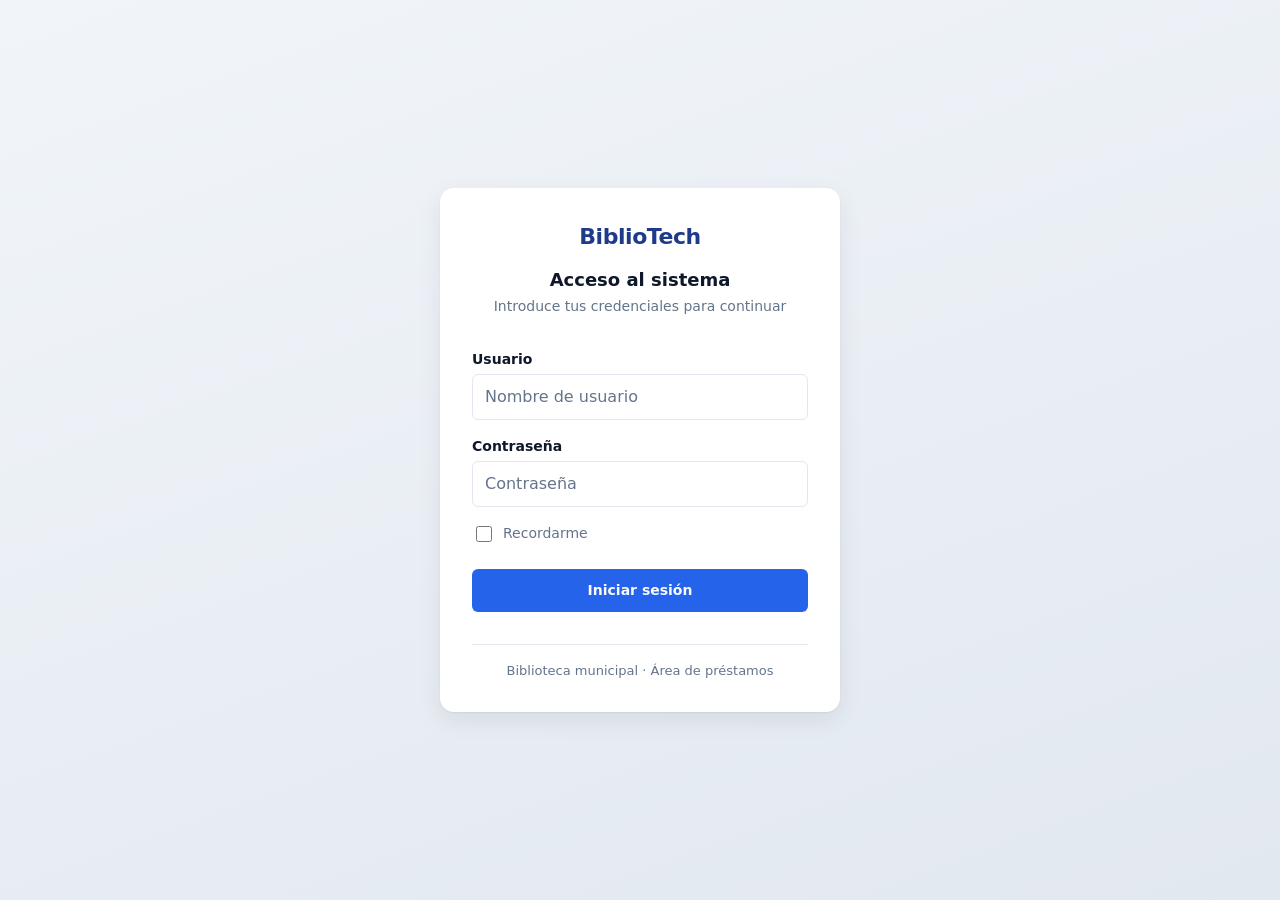
<file: index.html>
<!DOCTYPE html>
<html lang="es">
  <head>
    <meta charset="UTF-8" />
    <meta name="viewport" content="width=device-width, initial-scale=1" />
    <title>BiblioTech — Acceso</title>
    <link rel="stylesheet" href="css/styles.css" />
  </head>
  <body class="login-page">
    <main class="login-card">
      <header class="login-header">
        <p class="brand">BiblioTech</p>
        <h1 class="login-title">Acceso al sistema</h1>
        <p class="login-subtitle">Introduce tus credenciales para continuar</p>
      </header>

      <form class="login-form" action="dashboard.html" method="get">
        <div class="field">
          <label class="field-label" for="username">Usuario</label>
          <input
            class="field-input"
            type="text"
            id="username"
            name="username"
            placeholder="Nombre de usuario"
            maxlength="40"
            required
          />
        </div>

        <div class="field">
          <label class="field-label" for="password">Contraseña</label>
          <input
            class="field-input"
            type="password"
            id="password"
            name="password"
            placeholder="Contraseña"
            maxlength="40"
            required
          />
        </div>

        <label class="checkbox" for="remember">
          <input class="checkbox-input" type="checkbox" id="remember" name="remember" value="yes" />
          <span class="checkbox-label">Recordarme</span>
        </label>

        <button class="btn btn-primary btn-block" type="submit">Iniciar sesión</button>
      </form>

      <footer class="login-footer">
        <p>Biblioteca municipal · Área de préstamos</p>
      </footer>
    </main>
  </body>
</html>
</file>
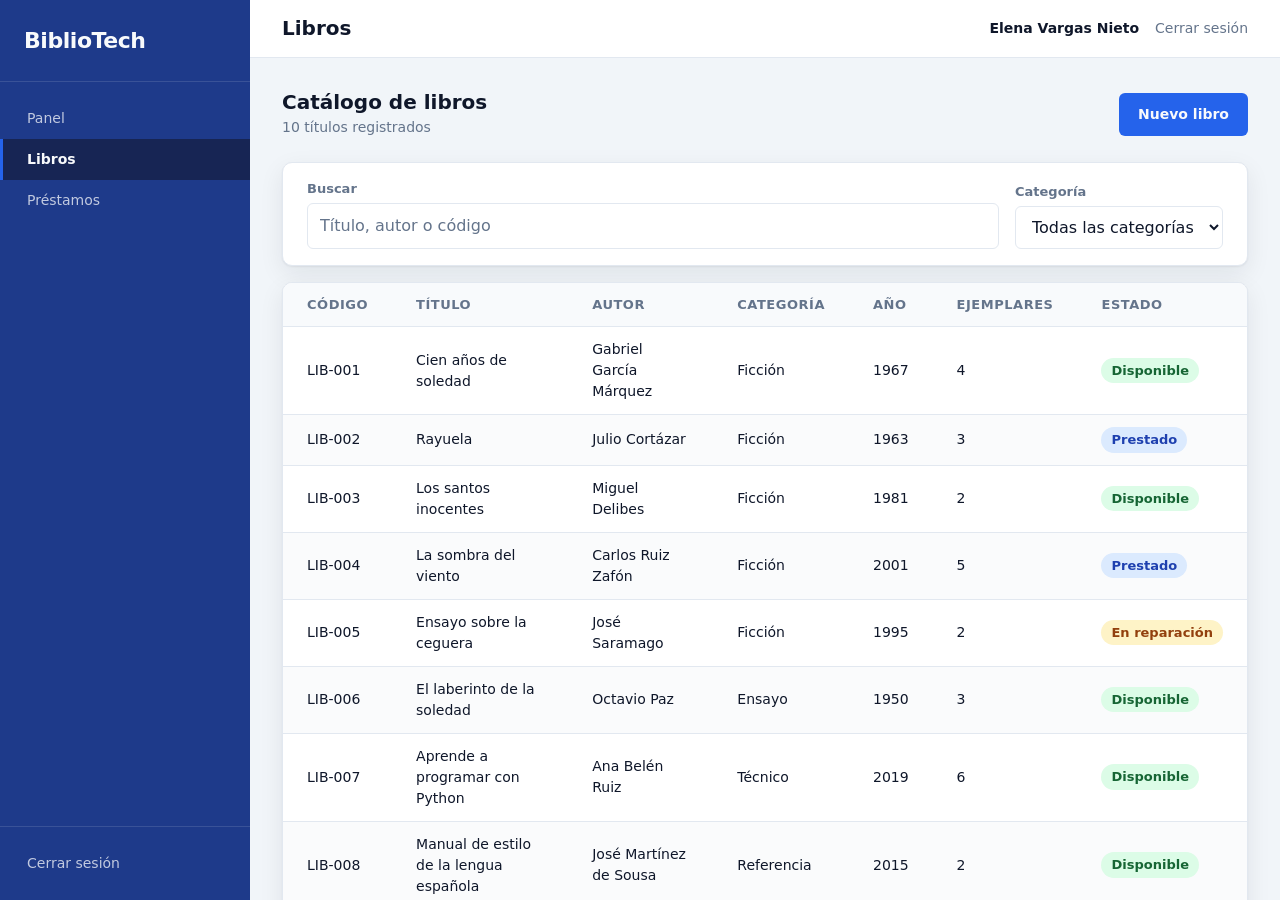
<file: books.html>
<!DOCTYPE html>
<html lang="es">
  <head>
    <meta charset="UTF-8" />
    <meta name="viewport" content="width=device-width, initial-scale=1" />
    <title>BiblioTech — Libros</title>
    <link rel="stylesheet" href="css/styles.css" />
  </head>
  <body class="app">
    <aside class="sidebar">
      <div class="sidebar-brand">
        <p class="brand brand-inverse">BiblioTech</p>
      </div>

      <nav class="sidebar-nav">
        <ul>
          <li><a class="sidebar-link" href="dashboard.html">Panel</a></li>
          <li><a class="sidebar-link is-active" href="books.html">Libros</a></li>
          <li><a class="sidebar-link" href="loans.html">Préstamos</a></li>
        </ul>
      </nav>

      <div class="sidebar-footer">
        <a class="sidebar-link" href="index.html">Cerrar sesión</a>
      </div>
    </aside>

    <div class="main">
      <header class="topbar">
        <h1 class="topbar-title">Libros</h1>
        <div class="topbar-user">
          <span class="topbar-username">Elena Vargas Nieto</span>
          <a class="topbar-logout" href="index.html">Cerrar sesión</a>
        </div>
      </header>

      <main class="content">
        <div class="section-header">
          <div>
            <h2 class="section-title">Catálogo de libros</h2>
            <p class="section-subtitle">10 títulos registrados</p>
          </div>
          <a class="btn btn-primary" href="new-book.html">Nuevo libro</a>
        </div>

        <div class="filters">
          <div class="filter-field filter-field-wide">
            <label class="field-label" for="search">Buscar</label>
            <input
              class="field-input"
              type="text"
              id="search"
              name="search"
              placeholder="Título, autor o código"
            />
          </div>

          <div class="filter-field">
            <label class="field-label" for="category">Categoría</label>
            <select class="field-select" id="category" name="category">
              <option value="">Todas las categorías</option>
              <option value="fiction">Ficción</option>
              <option value="essay">Ensayo</option>
              <option value="technical">Técnico</option>
              <option value="children">Infantil</option>
              <option value="reference">Referencia</option>
            </select>
          </div>
        </div>

        <section class="panel">
          <div class="table-wrapper">
            <table class="table">
              <thead>
                <tr>
                  <th>Código</th>
                  <th>Título</th>
                  <th>Autor</th>
                  <th>Categoría</th>
                  <th>Año</th>
                  <th>Ejemplares</th>
                  <th>Estado</th>
                </tr>
              </thead>
              <tbody>
                <tr>
                  <td>LIB-001</td>
                  <td>Cien años de soledad</td>
                  <td>Gabriel García Márquez</td>
                  <td>Ficción</td>
                  <td>1967</td>
                  <td>4</td>
                  <td><span class="badge badge-available">Disponible</span></td>
                </tr>
                <tr>
                  <td>LIB-002</td>
                  <td>Rayuela</td>
                  <td>Julio Cortázar</td>
                  <td>Ficción</td>
                  <td>1963</td>
                  <td>3</td>
                  <td><span class="badge badge-on-loan">Prestado</span></td>
                </tr>
                <tr>
                  <td>LIB-003</td>
                  <td>Los santos inocentes</td>
                  <td>Miguel Delibes</td>
                  <td>Ficción</td>
                  <td>1981</td>
                  <td>2</td>
                  <td><span class="badge badge-available">Disponible</span></td>
                </tr>
                <tr>
                  <td>LIB-004</td>
                  <td>La sombra del viento</td>
                  <td>Carlos Ruiz Zafón</td>
                  <td>Ficción</td>
                  <td>2001</td>
                  <td>5</td>
                  <td><span class="badge badge-on-loan">Prestado</span></td>
                </tr>
                <tr>
                  <td>LIB-005</td>
                  <td>Ensayo sobre la ceguera</td>
                  <td>José Saramago</td>
                  <td>Ficción</td>
                  <td>1995</td>
                  <td>2</td>
                  <td><span class="badge badge-under-repair">En reparación</span></td>
                </tr>
                <tr>
                  <td>LIB-006</td>
                  <td>El laberinto de la soledad</td>
                  <td>Octavio Paz</td>
                  <td>Ensayo</td>
                  <td>1950</td>
                  <td>3</td>
                  <td><span class="badge badge-available">Disponible</span></td>
                </tr>
                <tr>
                  <td>LIB-007</td>
                  <td>Aprende a programar con Python</td>
                  <td>Ana Belén Ruiz</td>
                  <td>Técnico</td>
                  <td>2019</td>
                  <td>6</td>
                  <td><span class="badge badge-available">Disponible</span></td>
                </tr>
                <tr>
                  <td>LIB-008</td>
                  <td>Manual de estilo de la lengua española</td>
                  <td>José Martínez de Sousa</td>
                  <td>Referencia</td>
                  <td>2015</td>
                  <td>2</td>
                  <td><span class="badge badge-available">Disponible</span></td>
                </tr>
                <tr>
                  <td>LIB-009</td>
                  <td>Manolito Gafotas</td>
                  <td>Elvira Lindo</td>
                  <td>Infantil</td>
                  <td>1994</td>
                  <td>7</td>
                  <td><span class="badge badge-on-loan">Prestado</span></td>
                </tr>
                <tr>
                  <td>LIB-010</td>
                  <td>Diccionario de la lengua española</td>
                  <td>Real Academia Española</td>
                  <td>Referencia</td>
                  <td>2014</td>
                  <td>1</td>
                  <td><span class="badge badge-under-repair">En reparación</span></td>
                </tr>
              </tbody>
            </table>
          </div>
        </section>
      </main>
    </div>
  </body>
</html>
</file>
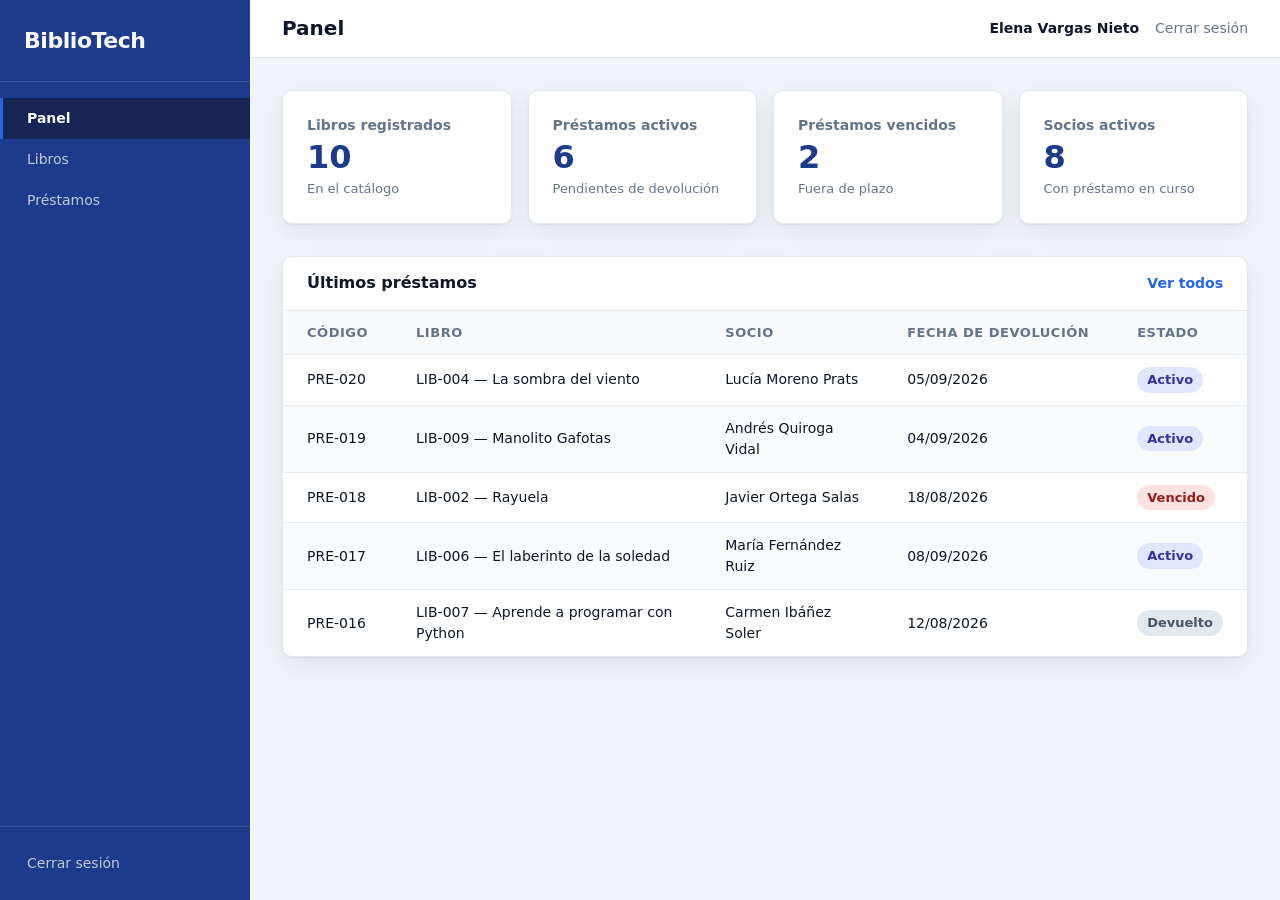
<file: dashboard.html>
<!DOCTYPE html>
<html lang="es">
  <head>
    <meta charset="UTF-8" />
    <meta name="viewport" content="width=device-width, initial-scale=1" />
    <title>BiblioTech — Panel</title>
    <link rel="stylesheet" href="css/styles.css" />
  </head>
  <body class="app">
    <aside class="sidebar">
      <div class="sidebar-brand">
        <p class="brand brand-inverse">BiblioTech</p>
      </div>

      <nav class="sidebar-nav">
        <ul>
          <li><a class="sidebar-link is-active" href="dashboard.html">Panel</a></li>
          <li><a class="sidebar-link" href="books.html">Libros</a></li>
          <li><a class="sidebar-link" href="loans.html">Préstamos</a></li>
        </ul>
      </nav>

      <div class="sidebar-footer">
        <a class="sidebar-link" href="index.html">Cerrar sesión</a>
      </div>
    </aside>

    <div class="main">
      <header class="topbar">
        <h1 class="topbar-title">Panel</h1>
        <div class="topbar-user">
          <span class="topbar-username">Elena Vargas Nieto</span>
          <a class="topbar-logout" href="index.html">Cerrar sesión</a>
        </div>
      </header>

      <main class="content">
        <section class="metrics">
          <article class="metric-card">
            <p class="metric-label">Libros registrados</p>
            <p class="metric-value">10</p>
            <p class="metric-hint">En el catálogo</p>
          </article>

          <article class="metric-card">
            <p class="metric-label">Préstamos activos</p>
            <p class="metric-value">6</p>
            <p class="metric-hint">Pendientes de devolución</p>
          </article>

          <article class="metric-card">
            <p class="metric-label">Préstamos vencidos</p>
            <p class="metric-value">2</p>
            <p class="metric-hint">Fuera de plazo</p>
          </article>

          <article class="metric-card">
            <p class="metric-label">Socios activos</p>
            <p class="metric-value">8</p>
            <p class="metric-hint">Con préstamo en curso</p>
          </article>
        </section>

        <section class="panel">
          <header class="panel-header">
            <h2 class="panel-title">Últimos préstamos</h2>
            <a class="panel-action" href="loans.html">Ver todos</a>
          </header>

          <div class="table-wrapper">
            <table class="table">
              <thead>
                <tr>
                  <th>Código</th>
                  <th>Libro</th>
                  <th>Socio</th>
                  <th>Fecha de devolución</th>
                  <th>Estado</th>
                </tr>
              </thead>
              <tbody>
                <tr>
                  <td>PRE-020</td>
                  <td>LIB-004 — La sombra del viento</td>
                  <td>Lucía Moreno Prats</td>
                  <td>05/09/2026</td>
                  <td><span class="badge badge-active">Activo</span></td>
                </tr>
                <tr>
                  <td>PRE-019</td>
                  <td>LIB-009 — Manolito Gafotas</td>
                  <td>Andrés Quiroga Vidal</td>
                  <td>04/09/2026</td>
                  <td><span class="badge badge-active">Activo</span></td>
                </tr>
                <tr>
                  <td>PRE-018</td>
                  <td>LIB-002 — Rayuela</td>
                  <td>Javier Ortega Salas</td>
                  <td>18/08/2026</td>
                  <td><span class="badge badge-overdue">Vencido</span></td>
                </tr>
                <tr>
                  <td>PRE-017</td>
                  <td>LIB-006 — El laberinto de la soledad</td>
                  <td>María Fernández Ruiz</td>
                  <td>08/09/2026</td>
                  <td><span class="badge badge-active">Activo</span></td>
                </tr>
                <tr>
                  <td>PRE-016</td>
                  <td>LIB-007 — Aprende a programar con Python</td>
                  <td>Carmen Ibáñez Soler</td>
                  <td>12/08/2026</td>
                  <td><span class="badge badge-returned">Devuelto</span></td>
                </tr>
              </tbody>
            </table>
          </div>
        </section>
      </main>
    </div>
  </body>
</html>
</file>
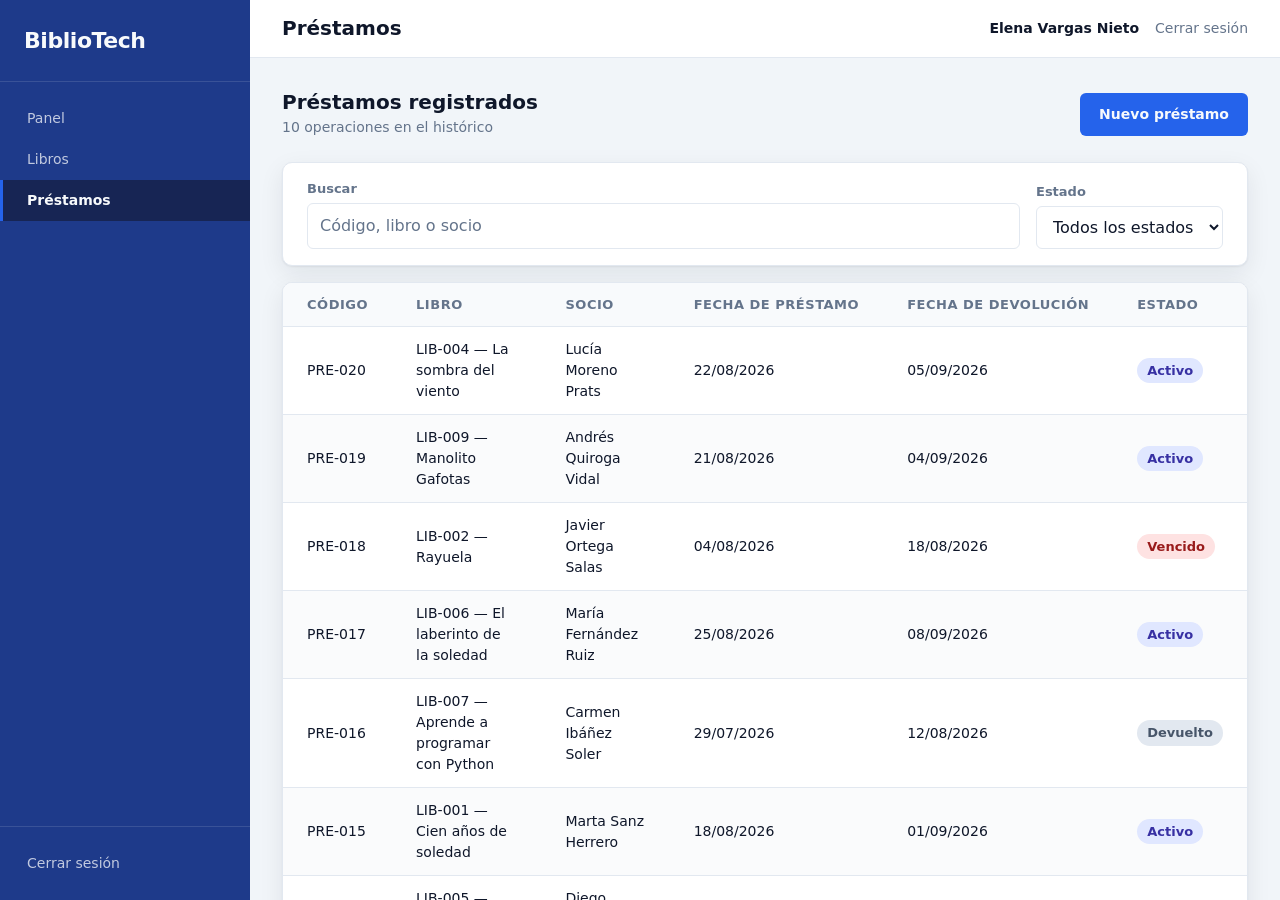
<file: loans.html>
<!DOCTYPE html>
<html lang="es">
  <head>
    <meta charset="UTF-8" />
    <meta name="viewport" content="width=device-width, initial-scale=1" />
    <title>BiblioTech — Préstamos</title>
    <link rel="stylesheet" href="css/styles.css" />
  </head>
  <body class="app">
    <aside class="sidebar">
      <div class="sidebar-brand">
        <p class="brand brand-inverse">BiblioTech</p>
      </div>

      <nav class="sidebar-nav">
        <ul>
          <li><a class="sidebar-link" href="dashboard.html">Panel</a></li>
          <li><a class="sidebar-link" href="books.html">Libros</a></li>
          <li><a class="sidebar-link is-active" href="loans.html">Préstamos</a></li>
        </ul>
      </nav>

      <div class="sidebar-footer">
        <a class="sidebar-link" href="index.html">Cerrar sesión</a>
      </div>
    </aside>

    <div class="main">
      <header class="topbar">
        <h1 class="topbar-title">Préstamos</h1>
        <div class="topbar-user">
          <span class="topbar-username">Elena Vargas Nieto</span>
          <a class="topbar-logout" href="index.html">Cerrar sesión</a>
        </div>
      </header>

      <main class="content">
        <div class="section-header">
          <div>
            <h2 class="section-title">Préstamos registrados</h2>
            <p class="section-subtitle">10 operaciones en el histórico</p>
          </div>
          <a class="btn btn-primary" href="new-loan.html">Nuevo préstamo</a>
        </div>

        <div class="filters">
          <div class="filter-field filter-field-wide">
            <label class="field-label" for="search">Buscar</label>
            <input
              class="field-input"
              type="text"
              id="search"
              name="search"
              placeholder="Código, libro o socio"
            />
          </div>

          <div class="filter-field">
            <label class="field-label" for="status">Estado</label>
            <select class="field-select" id="status" name="status">
              <option value="">Todos los estados</option>
              <option value="active">Activo</option>
              <option value="returned">Devuelto</option>
              <option value="overdue">Vencido</option>
            </select>
          </div>
        </div>

        <section class="panel">
          <div class="table-wrapper">
            <table class="table">
              <thead>
                <tr>
                  <th>Código</th>
                  <th>Libro</th>
                  <th>Socio</th>
                  <th>Fecha de préstamo</th>
                  <th>Fecha de devolución</th>
                  <th>Estado</th>
                </tr>
              </thead>
              <tbody>
                <tr>
                  <td>PRE-020</td>
                  <td>LIB-004 — La sombra del viento</td>
                  <td>Lucía Moreno Prats</td>
                  <td>22/08/2026</td>
                  <td>05/09/2026</td>
                  <td><span class="badge badge-active">Activo</span></td>
                </tr>
                <tr>
                  <td>PRE-019</td>
                  <td>LIB-009 — Manolito Gafotas</td>
                  <td>Andrés Quiroga Vidal</td>
                  <td>21/08/2026</td>
                  <td>04/09/2026</td>
                  <td><span class="badge badge-active">Activo</span></td>
                </tr>
                <tr>
                  <td>PRE-018</td>
                  <td>LIB-002 — Rayuela</td>
                  <td>Javier Ortega Salas</td>
                  <td>04/08/2026</td>
                  <td>18/08/2026</td>
                  <td><span class="badge badge-overdue">Vencido</span></td>
                </tr>
                <tr>
                  <td>PRE-017</td>
                  <td>LIB-006 — El laberinto de la soledad</td>
                  <td>María Fernández Ruiz</td>
                  <td>25/08/2026</td>
                  <td>08/09/2026</td>
                  <td><span class="badge badge-active">Activo</span></td>
                </tr>
                <tr>
                  <td>PRE-016</td>
                  <td>LIB-007 — Aprende a programar con Python</td>
                  <td>Carmen Ibáñez Soler</td>
                  <td>29/07/2026</td>
                  <td>12/08/2026</td>
                  <td><span class="badge badge-returned">Devuelto</span></td>
                </tr>
                <tr>
                  <td>PRE-015</td>
                  <td>LIB-001 — Cien años de soledad</td>
                  <td>Marta Sanz Herrero</td>
                  <td>18/08/2026</td>
                  <td>01/09/2026</td>
                  <td><span class="badge badge-active">Activo</span></td>
                </tr>
                <tr>
                  <td>PRE-014</td>
                  <td>LIB-005 — Ensayo sobre la ceguera</td>
                  <td>Diego Herrán Lozano</td>
                  <td>27/07/2026</td>
                  <td>10/08/2026</td>
                  <td><span class="badge badge-returned">Devuelto</span></td>
                </tr>
                <tr>
                  <td>PRE-013</td>
                  <td>LIB-003 — Los santos inocentes</td>
                  <td>Sergio Bravo Alonso</td>
                  <td>20/08/2026</td>
                  <td>03/09/2026</td>
                  <td><span class="badge badge-active">Activo</span></td>
                </tr>
                <tr>
                  <td>PRE-012</td>
                  <td>LIB-001 — Cien años de soledad</td>
                  <td>Nuria Peláez Gómez</td>
                  <td>30/07/2026</td>
                  <td>13/08/2026</td>
                  <td><span class="badge badge-overdue">Vencido</span></td>
                </tr>
                <tr>
                  <td>PRE-011</td>
                  <td>LIB-008 — Manual de estilo de la lengua española</td>
                  <td>Rubén Castaño Vila</td>
                  <td>24/08/2026</td>
                  <td>07/09/2026</td>
                  <td><span class="badge badge-active">Activo</span></td>
                </tr>
              </tbody>
            </table>
          </div>
        </section>
      </main>
    </div>
  </body>
</html>
</file>
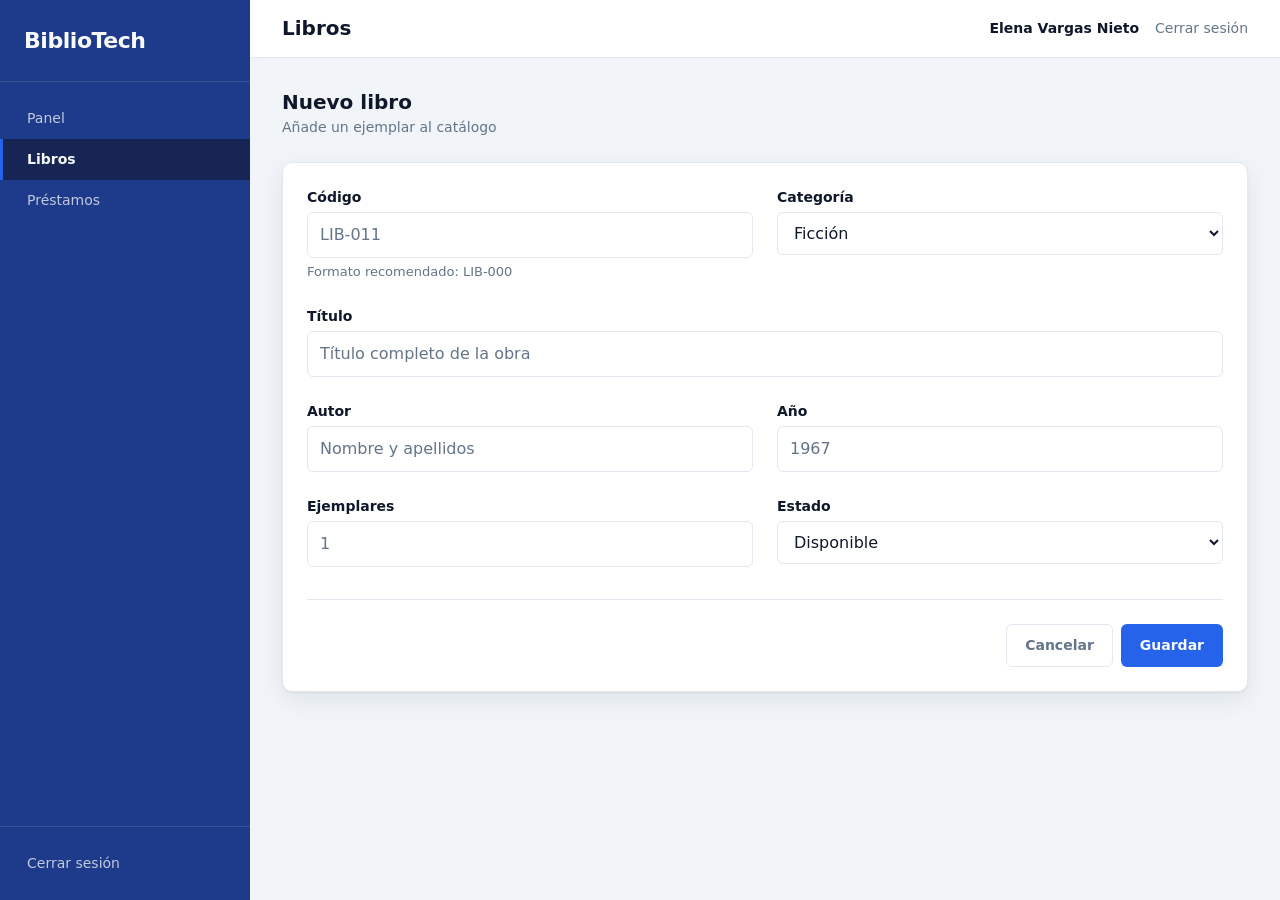
<file: new-book.html>
<!DOCTYPE html>
<html lang="es">
  <head>
    <meta charset="UTF-8" />
    <meta name="viewport" content="width=device-width, initial-scale=1" />
    <title>BiblioTech — Nuevo libro</title>
    <link rel="stylesheet" href="css/styles.css" />
  </head>
  <body class="app">
    <aside class="sidebar">
      <div class="sidebar-brand">
        <p class="brand brand-inverse">BiblioTech</p>
      </div>

      <nav class="sidebar-nav">
        <ul>
          <li><a class="sidebar-link" href="dashboard.html">Panel</a></li>
          <li><a class="sidebar-link is-active" href="books.html">Libros</a></li>
          <li><a class="sidebar-link" href="loans.html">Préstamos</a></li>
        </ul>
      </nav>

      <div class="sidebar-footer">
        <a class="sidebar-link" href="index.html">Cerrar sesión</a>
      </div>
    </aside>

    <div class="main">
      <header class="topbar">
        <h1 class="topbar-title">Libros</h1>
        <div class="topbar-user">
          <span class="topbar-username">Elena Vargas Nieto</span>
          <a class="topbar-logout" href="index.html">Cerrar sesión</a>
        </div>
      </header>

      <main class="content">
        <div class="section-header">
          <div>
            <h2 class="section-title">Nuevo libro</h2>
            <p class="section-subtitle">Añade un ejemplar al catálogo</p>
          </div>
        </div>

        <section class="panel">
          <form class="form" action="books.html" method="get">
            <div class="form-grid">
              <div class="field">
                <label class="field-label" for="code">Código</label>
                <input
                  class="field-input"
                  type="text"
                  id="code"
                  name="code"
                  placeholder="LIB-011"
                  maxlength="10"
                  required
                />
                <p class="field-hint">Formato recomendado: LIB-000</p>
              </div>

              <div class="field">
                <label class="field-label" for="category">Categoría</label>
                <select class="field-select" id="category" name="category">
                  <option value="fiction">Ficción</option>
                  <option value="essay">Ensayo</option>
                  <option value="technical">Técnico</option>
                  <option value="children">Infantil</option>
                  <option value="reference">Referencia</option>
                </select>
              </div>

              <div class="field field-full">
                <label class="field-label" for="title">Título</label>
                <input
                  class="field-input"
                  type="text"
                  id="title"
                  name="title"
                  placeholder="Título completo de la obra"
                  maxlength="120"
                  required
                />
              </div>

              <div class="field">
                <label class="field-label" for="author">Autor</label>
                <input
                  class="field-input"
                  type="text"
                  id="author"
                  name="author"
                  placeholder="Nombre y apellidos"
                  maxlength="80"
                  required
                />
              </div>

              <div class="field">
                <label class="field-label" for="year">Año</label>
                <input
                  class="field-input"
                  type="number"
                  id="year"
                  name="year"
                  placeholder="1967"
                  min="1450"
                  max="2026"
                />
              </div>

              <div class="field">
                <label class="field-label" for="copies">Ejemplares</label>
                <input
                  class="field-input"
                  type="number"
                  id="copies"
                  name="copies"
                  placeholder="1"
                  min="0"
                />
              </div>

              <div class="field">
                <label class="field-label" for="status">Estado</label>
                <select class="field-select" id="status" name="status">
                  <option value="available">Disponible</option>
                  <option value="on-loan">Prestado</option>
                  <option value="under-repair">En reparación</option>
                </select>
              </div>
            </div>

            <div class="form-actions">
              <a class="btn btn-secondary" href="books.html">Cancelar</a>
              <button class="btn btn-primary" type="submit">Guardar</button>
            </div>
          </form>
        </section>
      </main>
    </div>
  </body>
</html>
</file>
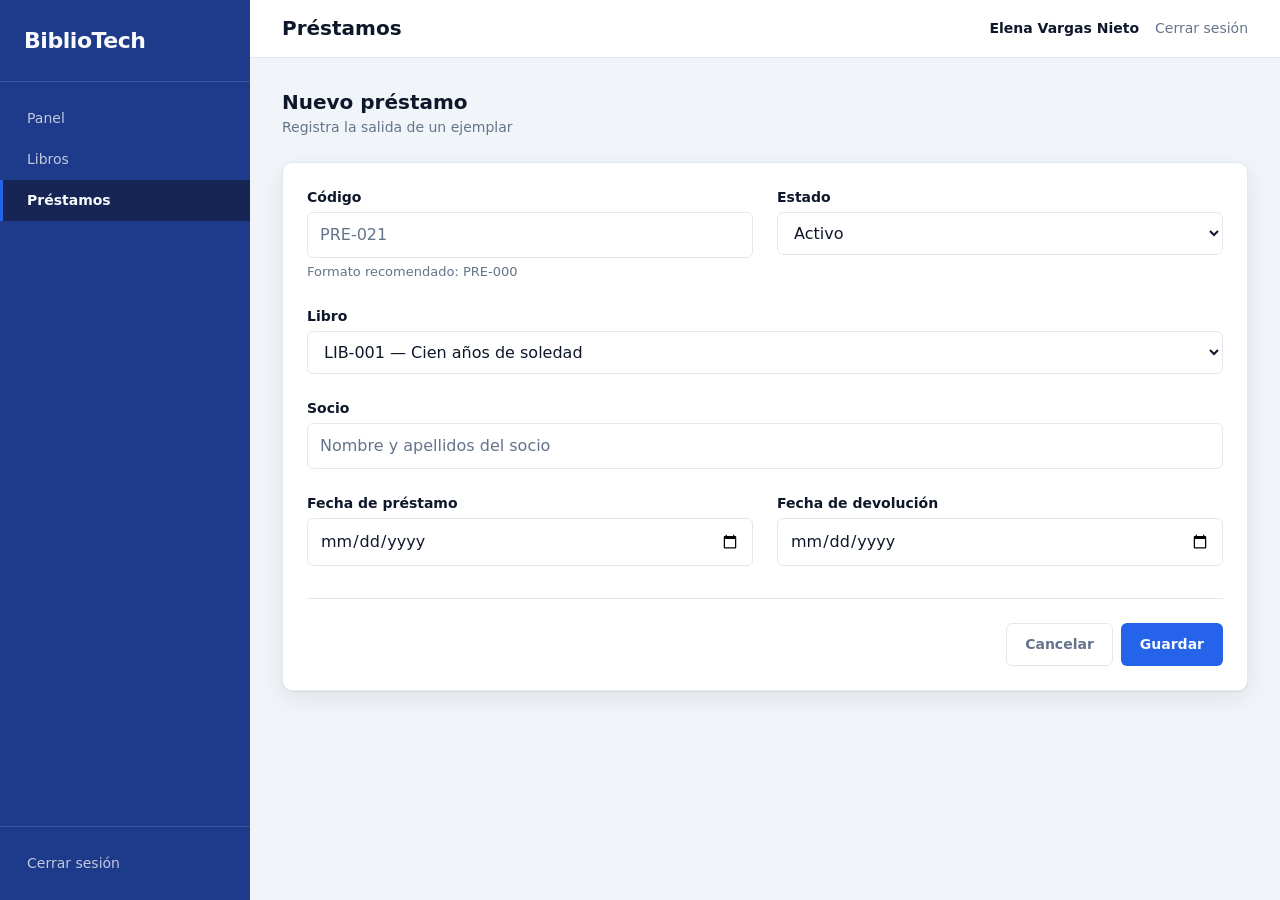
<file: new-loan.html>
<!DOCTYPE html>
<html lang="es">
  <head>
    <meta charset="UTF-8" />
    <meta name="viewport" content="width=device-width, initial-scale=1" />
    <title>BiblioTech — Nuevo préstamo</title>
    <link rel="stylesheet" href="css/styles.css" />
  </head>
  <body class="app">
    <aside class="sidebar">
      <div class="sidebar-brand">
        <p class="brand brand-inverse">BiblioTech</p>
      </div>

      <nav class="sidebar-nav">
        <ul>
          <li><a class="sidebar-link" href="dashboard.html">Panel</a></li>
          <li><a class="sidebar-link" href="books.html">Libros</a></li>
          <li><a class="sidebar-link is-active" href="loans.html">Préstamos</a></li>
        </ul>
      </nav>

      <div class="sidebar-footer">
        <a class="sidebar-link" href="index.html">Cerrar sesión</a>
      </div>
    </aside>

    <div class="main">
      <header class="topbar">
        <h1 class="topbar-title">Préstamos</h1>
        <div class="topbar-user">
          <span class="topbar-username">Elena Vargas Nieto</span>
          <a class="topbar-logout" href="index.html">Cerrar sesión</a>
        </div>
      </header>

      <main class="content">
        <div class="section-header">
          <div>
            <h2 class="section-title">Nuevo préstamo</h2>
            <p class="section-subtitle">Registra la salida de un ejemplar</p>
          </div>
        </div>

        <section class="panel">
          <form class="form" action="loans.html" method="get">
            <div class="form-grid">
              <div class="field">
                <label class="field-label" for="code">Código</label>
                <input
                  class="field-input"
                  type="text"
                  id="code"
                  name="code"
                  placeholder="PRE-021"
                  maxlength="10"
                  required
                />
                <p class="field-hint">Formato recomendado: PRE-000</p>
              </div>

              <div class="field">
                <label class="field-label" for="status">Estado</label>
                <select class="field-select" id="status" name="status">
                  <option value="active">Activo</option>
                  <option value="returned">Devuelto</option>
                  <option value="overdue">Vencido</option>
                </select>
              </div>

              <div class="field field-full">
                <label class="field-label" for="book">Libro</label>
                <select class="field-select" id="book" name="book">
                  <option value="LIB-001">LIB-001 — Cien años de soledad</option>
                  <option value="LIB-002">LIB-002 — Rayuela</option>
                  <option value="LIB-003">LIB-003 — Los santos inocentes</option>
                  <option value="LIB-004">LIB-004 — La sombra del viento</option>
                  <option value="LIB-005">LIB-005 — Ensayo sobre la ceguera</option>
                  <option value="LIB-006">LIB-006 — El laberinto de la soledad</option>
                  <option value="LIB-007">LIB-007 — Aprende a programar con Python</option>
                  <option value="LIB-008">LIB-008 — Manual de estilo de la lengua española</option>
                  <option value="LIB-009">LIB-009 — Manolito Gafotas</option>
                  <option value="LIB-010">LIB-010 — Diccionario de la lengua española</option>
                </select>
              </div>

              <div class="field field-full">
                <label class="field-label" for="member">Socio</label>
                <input
                  class="field-input"
                  type="text"
                  id="member"
                  name="member"
                  placeholder="Nombre y apellidos del socio"
                  maxlength="80"
                  required
                />
              </div>

              <div class="field">
                <label class="field-label" for="loan_date">Fecha de préstamo</label>
                <input class="field-input" type="date" id="loan_date" name="loan_date" required />
              </div>

              <div class="field">
                <label class="field-label" for="due_date">Fecha de devolución</label>
                <input class="field-input" type="date" id="due_date" name="due_date" required />
              </div>
            </div>

            <div class="form-actions">
              <a class="btn btn-secondary" href="loans.html">Cancelar</a>
              <button class="btn btn-primary" type="submit">Guardar</button>
            </div>
          </form>
        </section>
      </main>
    </div>
  </body>
</html>
</file>
<file: css/styles.css>
/* ==========================================================================
   BiblioTech — single stylesheet
   1. Reset
   2. Palette and design tokens
   3. Typography and page background
   4. Links
   5. Buttons
   6. Form controls
   7. Login page
   8. Application shell
   9. Sidebar
   10. Top bar
   11. Metric cards
   12. Panel and data table
   13. Status badges
   14. Section header
   15. Filter bar
   16. Forms
   17. Responsive (single breakpoint at 768px)
   ========================================================================== */

/* --------------------------------------------------------------------------
   1. Reset — light, only what this project actually needs
   -------------------------------------------------------------------------- */

*,
*::before,
*::after {
  box-sizing: border-box;
}

body,
h1,
h2,
h3,
h4,
p,
ul,
ol,
figure {
  margin: 0;
  padding: 0;
}

ul,
ol {
  list-style: none;
}

img {
  display: block;
  max-width: 100%;
}

button,
input,
select,
textarea {
  font: inherit;
  color: inherit;
}

table {
  border-collapse: collapse;
  width: 100%;
}

/* --------------------------------------------------------------------------
   2. Palette and design tokens
   -------------------------------------------------------------------------- */

:root {
  /* Brand blues */
  --color-primary: #2563eb;
  --color-primary-dark: #1d4ed8;
  --color-primary-soft: #dbeafe;
  --color-sidebar: #1e3a8a;
  --color-sidebar-dark: #172554;

  /* Neutrals */
  --color-bg: #f1f5f9;
  --color-surface: #ffffff;
  --color-border: #e2e8f0;
  --color-text: #0f172a;
  --color-text-muted: #64748b;
  --color-text-inverse: #f8fafc;

  /* Elevation and shape */
  --shadow-card: 0 1px 2px rgba(15, 23, 42, 0.06), 0 8px 24px rgba(15, 23, 42, 0.08);
  --radius-sm: 6px;
  --radius-md: 10px;
  --radius-lg: 14px;

  /* Spacing scale */
  --space-xs: 4px;
  --space-sm: 8px;
  --space-md: 16px;
  --space-lg: 24px;
  --space-xl: 32px;
  --space-2xl: 48px;

  /* Typography */
  --font-sans: system-ui, -apple-system, "Segoe UI", Roboto, "Helvetica Neue", Arial, sans-serif;
  --font-size-sm: 0.875rem;
  --font-size-xs: 0.8125rem;
}

/* --------------------------------------------------------------------------
   3. Typography and page background
   -------------------------------------------------------------------------- */

body {
  font-family: var(--font-sans);
  font-size: 1rem;
  line-height: 1.5;
  color: var(--color-text);
  background-color: var(--color-bg);
  -webkit-font-smoothing: antialiased;
}

h1,
h2,
h3 {
  line-height: 1.25;
  font-weight: 600;
}

h1 {
  font-size: 1.5rem;
}

h2 {
  font-size: 1.25rem;
}

h3 {
  font-size: 1rem;
}

/* --------------------------------------------------------------------------
   4. Links
   -------------------------------------------------------------------------- */

a {
  color: var(--color-primary);
  text-decoration: none;
}

a:hover {
  text-decoration: underline;
}

a:focus-visible,
button:focus-visible,
input:focus-visible,
select:focus-visible {
  outline: 2px solid var(--color-primary);
  outline-offset: 2px;
}

/* --------------------------------------------------------------------------
   5. Buttons
   -------------------------------------------------------------------------- */

.btn {
  display: inline-flex;
  align-items: center;
  justify-content: center;
  gap: var(--space-sm);
  padding: 10px 18px;
  border: 1px solid transparent;
  border-radius: var(--radius-sm);
  font-size: var(--font-size-sm);
  font-weight: 600;
  text-decoration: none;
  cursor: pointer;
  transition: background-color 0.15s ease, border-color 0.15s ease;
}

.btn:hover {
  text-decoration: none;
}

.btn-primary {
  background-color: var(--color-primary);
  color: var(--color-text-inverse);
}

.btn-primary:hover {
  background-color: var(--color-primary-dark);
}

.btn-secondary {
  background-color: var(--color-surface);
  border-color: var(--color-border);
  color: var(--color-text-muted);
}

.btn-secondary:hover {
  background-color: var(--color-bg);
  color: var(--color-text);
}

.btn-block {
  width: 100%;
}

/* --------------------------------------------------------------------------
   6. Form controls
   -------------------------------------------------------------------------- */

.field {
  display: flex;
  flex-direction: column;
  gap: var(--space-xs);
}

.field-label {
  font-size: var(--font-size-sm);
  font-weight: 600;
  color: var(--color-text);
}

.field-input {
  width: 100%;
  padding: 10px 12px;
  border: 1px solid var(--color-border);
  border-radius: var(--radius-sm);
  background-color: var(--color-surface);
  color: var(--color-text);
}

.field-input::placeholder {
  color: var(--color-text-muted);
}

.field-input:focus {
  border-color: var(--color-primary);
  outline: none;
  box-shadow: 0 0 0 3px var(--color-primary-soft);
}

.field-select {
  width: 100%;
  padding: 10px 12px;
  border: 1px solid var(--color-border);
  border-radius: var(--radius-sm);
  background-color: var(--color-surface);
  color: var(--color-text);
  cursor: pointer;
}

.field-select:focus {
  border-color: var(--color-primary);
  outline: none;
  box-shadow: 0 0 0 3px var(--color-primary-soft);
}

.checkbox {
  display: flex;
  align-items: center;
  gap: var(--space-sm);
  cursor: pointer;
}

.checkbox-input {
  width: 16px;
  height: 16px;
  accent-color: var(--color-primary);
  cursor: pointer;
}

.checkbox-label {
  font-size: var(--font-size-sm);
  color: var(--color-text-muted);
}

/* --------------------------------------------------------------------------
   7. Login page
   -------------------------------------------------------------------------- */

.login-page {
  display: flex;
  align-items: center;
  justify-content: center;
  min-height: 100vh;
  padding: var(--space-lg);
  background-image: linear-gradient(160deg, var(--color-bg) 0%, #e2e8f0 100%);
}

.login-card {
  width: 100%;
  max-width: 400px;
  padding: var(--space-xl);
  border-radius: var(--radius-lg);
  background-color: var(--color-surface);
  box-shadow: var(--shadow-card);
}

.login-header {
  margin-bottom: var(--space-xl);
  text-align: center;
}

.brand {
  font-size: 1.375rem;
  font-weight: 700;
  letter-spacing: -0.02em;
  color: var(--color-sidebar);
}

.login-title {
  margin-top: var(--space-md);
  font-size: 1.125rem;
}

.login-subtitle {
  margin-top: var(--space-xs);
  font-size: var(--font-size-sm);
  color: var(--color-text-muted);
}

.login-form {
  display: flex;
  flex-direction: column;
  gap: var(--space-md);
}

.login-form .btn {
  margin-top: var(--space-sm);
}

.login-footer {
  margin-top: var(--space-xl);
  padding-top: var(--space-md);
  border-top: 1px solid var(--color-border);
  text-align: center;
  font-size: var(--font-size-xs);
  color: var(--color-text-muted);
}

/* --------------------------------------------------------------------------
   8. Application shell — fixed sidebar, scrollable content
   -------------------------------------------------------------------------- */

.app {
  display: flex;
  min-height: 100vh;
}

.main {
  display: flex;
  flex: 1;
  flex-direction: column;
  min-width: 0;
  height: 100vh;
}

.content {
  flex: 1;
  overflow-y: auto;
  padding: var(--space-xl);
}

/* --------------------------------------------------------------------------
   9. Sidebar
   -------------------------------------------------------------------------- */

.sidebar {
  display: flex;
  flex-direction: column;
  flex-shrink: 0;
  width: 250px;
  height: 100vh;
  position: sticky;
  top: 0;
  background-color: var(--color-sidebar);
  color: var(--color-text-inverse);
}

.sidebar-brand {
  padding: var(--space-lg);
  border-bottom: 1px solid rgba(248, 250, 252, 0.12);
}

.brand-inverse {
  color: var(--color-text-inverse);
}

.sidebar-nav {
  flex: 1;
  padding: var(--space-md) 0;
  overflow-y: auto;
}

.sidebar-link {
  display: block;
  padding: 10px var(--space-lg);
  font-size: var(--font-size-sm);
  font-weight: 500;
  color: rgba(248, 250, 252, 0.75);
  border-left: 3px solid transparent;
}

.sidebar-link:hover {
  background-color: var(--color-sidebar-dark);
  color: var(--color-text-inverse);
  text-decoration: none;
}

.sidebar-link.is-active {
  background-color: var(--color-sidebar-dark);
  border-left-color: var(--color-primary);
  color: var(--color-text-inverse);
  font-weight: 600;
}

.sidebar-footer {
  padding: var(--space-md) 0;
  border-top: 1px solid rgba(248, 250, 252, 0.12);
}

/* --------------------------------------------------------------------------
   10. Top bar
   -------------------------------------------------------------------------- */

.topbar {
  display: flex;
  flex-shrink: 0;
  align-items: center;
  justify-content: space-between;
  gap: var(--space-md);
  padding: var(--space-md) var(--space-xl);
  background-color: var(--color-surface);
  border-bottom: 1px solid var(--color-border);
}

.topbar-title {
  font-size: 1.25rem;
}

.topbar-user {
  display: flex;
  align-items: center;
  gap: var(--space-md);
}

.topbar-username {
  font-size: var(--font-size-sm);
  font-weight: 600;
}

.topbar-logout {
  font-size: var(--font-size-sm);
  color: var(--color-text-muted);
}

.topbar-logout:hover {
  color: var(--color-primary);
}

/* --------------------------------------------------------------------------
   11. Metric cards
   -------------------------------------------------------------------------- */

.metrics {
  display: grid;
  grid-template-columns: repeat(4, 1fr);
  gap: var(--space-md);
  margin-bottom: var(--space-xl);
}

.metric-card {
  padding: var(--space-lg);
  background-color: var(--color-surface);
  border: 1px solid var(--color-border);
  border-radius: var(--radius-md);
  box-shadow: var(--shadow-card);
}

.metric-label {
  font-size: var(--font-size-sm);
  font-weight: 600;
  color: var(--color-text-muted);
}

.metric-value {
  margin-top: var(--space-xs);
  font-size: 2rem;
  font-weight: 700;
  line-height: 1.1;
  color: var(--color-sidebar);
}

.metric-hint {
  margin-top: var(--space-xs);
  font-size: var(--font-size-xs);
  color: var(--color-text-muted);
}

/* --------------------------------------------------------------------------
   12. Panel and data table
   -------------------------------------------------------------------------- */

.panel {
  background-color: var(--color-surface);
  border: 1px solid var(--color-border);
  border-radius: var(--radius-md);
  box-shadow: var(--shadow-card);
  overflow: hidden;
}

.panel-header {
  display: flex;
  align-items: center;
  justify-content: space-between;
  gap: var(--space-md);
  padding: var(--space-md) var(--space-lg);
  border-bottom: 1px solid var(--color-border);
}

.panel-title {
  font-size: 1rem;
}

.panel-action {
  font-size: var(--font-size-sm);
  font-weight: 600;
}

.table-wrapper {
  width: 100%;
}

.table th,
.table td {
  padding: 12px var(--space-lg);
  text-align: left;
  font-size: var(--font-size-sm);
  border-bottom: 1px solid var(--color-border);
}

.table th {
  background-color: #f8fafc;
  font-weight: 600;
  color: var(--color-text-muted);
  text-transform: uppercase;
  font-size: var(--font-size-xs);
  letter-spacing: 0.04em;
  white-space: nowrap;
}

.table tbody tr:nth-child(even) {
  background-color: #fafbfc;
}

.table tbody tr:hover {
  background-color: var(--color-primary-soft);
}

.table tbody tr:last-child td {
  border-bottom: none;
}

/* --------------------------------------------------------------------------
   13. Status badges — class name in English, visible text in Spanish
   -------------------------------------------------------------------------- */

.badge {
  display: inline-block;
  padding: 3px 10px;
  border-radius: 999px;
  font-size: var(--font-size-xs);
  font-weight: 600;
  white-space: nowrap;
}

/* Book statuses */
.badge-available {
  background-color: #dcfce7;
  color: #166534;
}

.badge-on-loan {
  background-color: #dbeafe;
  color: #1e40af;
}

.badge-under-repair {
  background-color: #fef3c7;
  color: #92400e;
}

/* Loan statuses */
.badge-active {
  background-color: #e0e7ff;
  color: #3730a3;
}

.badge-returned {
  background-color: #e2e8f0;
  color: #475569;
}

.badge-overdue {
  background-color: #fee2e2;
  color: #991b1b;
}

/* --------------------------------------------------------------------------
   14. Section header — page title plus its primary action
   -------------------------------------------------------------------------- */

.section-header {
  display: flex;
  align-items: center;
  justify-content: space-between;
  gap: var(--space-md);
  margin-bottom: var(--space-lg);
}

.section-title {
  font-size: 1.25rem;
}

.section-subtitle {
  margin-top: 2px;
  font-size: var(--font-size-sm);
  color: var(--color-text-muted);
}

/* --------------------------------------------------------------------------
   15. Filter bar — decorative only, these controls have no behavior
   -------------------------------------------------------------------------- */

.filters {
  display: flex;
  flex-wrap: wrap;
  align-items: flex-end;
  gap: var(--space-md);
  margin-bottom: var(--space-md);
  padding: var(--space-md) var(--space-lg);
  background-color: var(--color-surface);
  border: 1px solid var(--color-border);
  border-radius: var(--radius-md);
  box-shadow: var(--shadow-card);
}

.filter-field {
  display: flex;
  flex-direction: column;
  gap: var(--space-xs);
}

.filter-field-wide {
  flex: 1;
  min-width: 220px;
}

.filter-field .field-label {
  font-size: var(--font-size-xs);
  color: var(--color-text-muted);
}

/* --------------------------------------------------------------------------
   16. Forms — two-column grid inside a panel
   -------------------------------------------------------------------------- */

.form {
  padding: var(--space-lg);
}

.form-grid {
  display: grid;
  grid-template-columns: repeat(2, 1fr);
  gap: var(--space-lg);
}

.field-full {
  grid-column: 1 / -1;
}

.field-hint {
  font-size: var(--font-size-xs);
  color: var(--color-text-muted);
}

.form-actions {
  display: flex;
  justify-content: flex-end;
  gap: var(--space-sm);
  margin-top: var(--space-xl);
  padding-top: var(--space-lg);
  border-top: 1px solid var(--color-border);
}

/* --------------------------------------------------------------------------
   17. Responsive — single breakpoint
   The sidebar becomes a horizontal top bar, grids collapse to one column
   and wide tables scroll inside their own container.
   -------------------------------------------------------------------------- */

@media (max-width: 768px) {
  /* Shell: stack the sidebar on top of the content */
  .app {
    flex-direction: column;
  }

  .main {
    height: auto;
  }

  .content {
    padding: var(--space-md);
    overflow-y: visible;
  }

  /* Sidebar turned into a top bar */
  .sidebar {
    position: static;
    flex-direction: row;
    flex-wrap: wrap;
    align-items: center;
    width: 100%;
    height: auto;
  }

  /* Row one: brand and session link. Row two: the menu, full width. */
  .sidebar-brand {
    order: 1;
    flex: 1;
    padding: var(--space-md);
    border-bottom: none;
  }

  .sidebar-footer {
    order: 2;
    padding: 0 var(--space-md) 0 0;
    border-top: none;
  }

  .sidebar-nav {
    order: 3;
    flex-basis: 100%;
    min-width: 0;
    padding: 0;
    overflow-x: auto;
    border-top: 1px solid rgba(248, 250, 252, 0.12);
  }

  .sidebar-nav ul {
    display: flex;
  }

  .sidebar-link {
    padding: 12px var(--space-md);
    border-left: none;
    border-bottom: 3px solid transparent;
    white-space: nowrap;
  }

  .sidebar-link.is-active {
    border-left-color: transparent;
    border-bottom-color: var(--color-primary);
  }

  /* Top bar */
  .topbar {
    flex-wrap: wrap;
    gap: var(--space-sm);
    padding: var(--space-md);
  }

  .topbar-title {
    font-size: 1.125rem;
  }

  /* The sidebar already carries the session link on this width */
  .topbar-logout {
    display: none;
  }

  /* One column everywhere */
  .metrics {
    grid-template-columns: 1fr;
  }

  .form-grid {
    grid-template-columns: 1fr;
  }

  .section-header {
    flex-direction: column;
    align-items: stretch;
  }

  .filters {
    flex-direction: column;
    align-items: stretch;
    padding: var(--space-md);
  }

  .filter-field-wide {
    min-width: 0;
  }

  /* Wide tables scroll inside the panel, never on the body */
  .table-wrapper {
    overflow-x: auto;
  }

  .table {
    min-width: 640px;
  }

  .table th,
  .table td {
    padding: 10px var(--space-md);
  }

  .form {
    padding: var(--space-md);
  }

  /* Login card on a narrow screen */
  .login-card {
    padding: var(--space-lg);
  }
}
</file>
